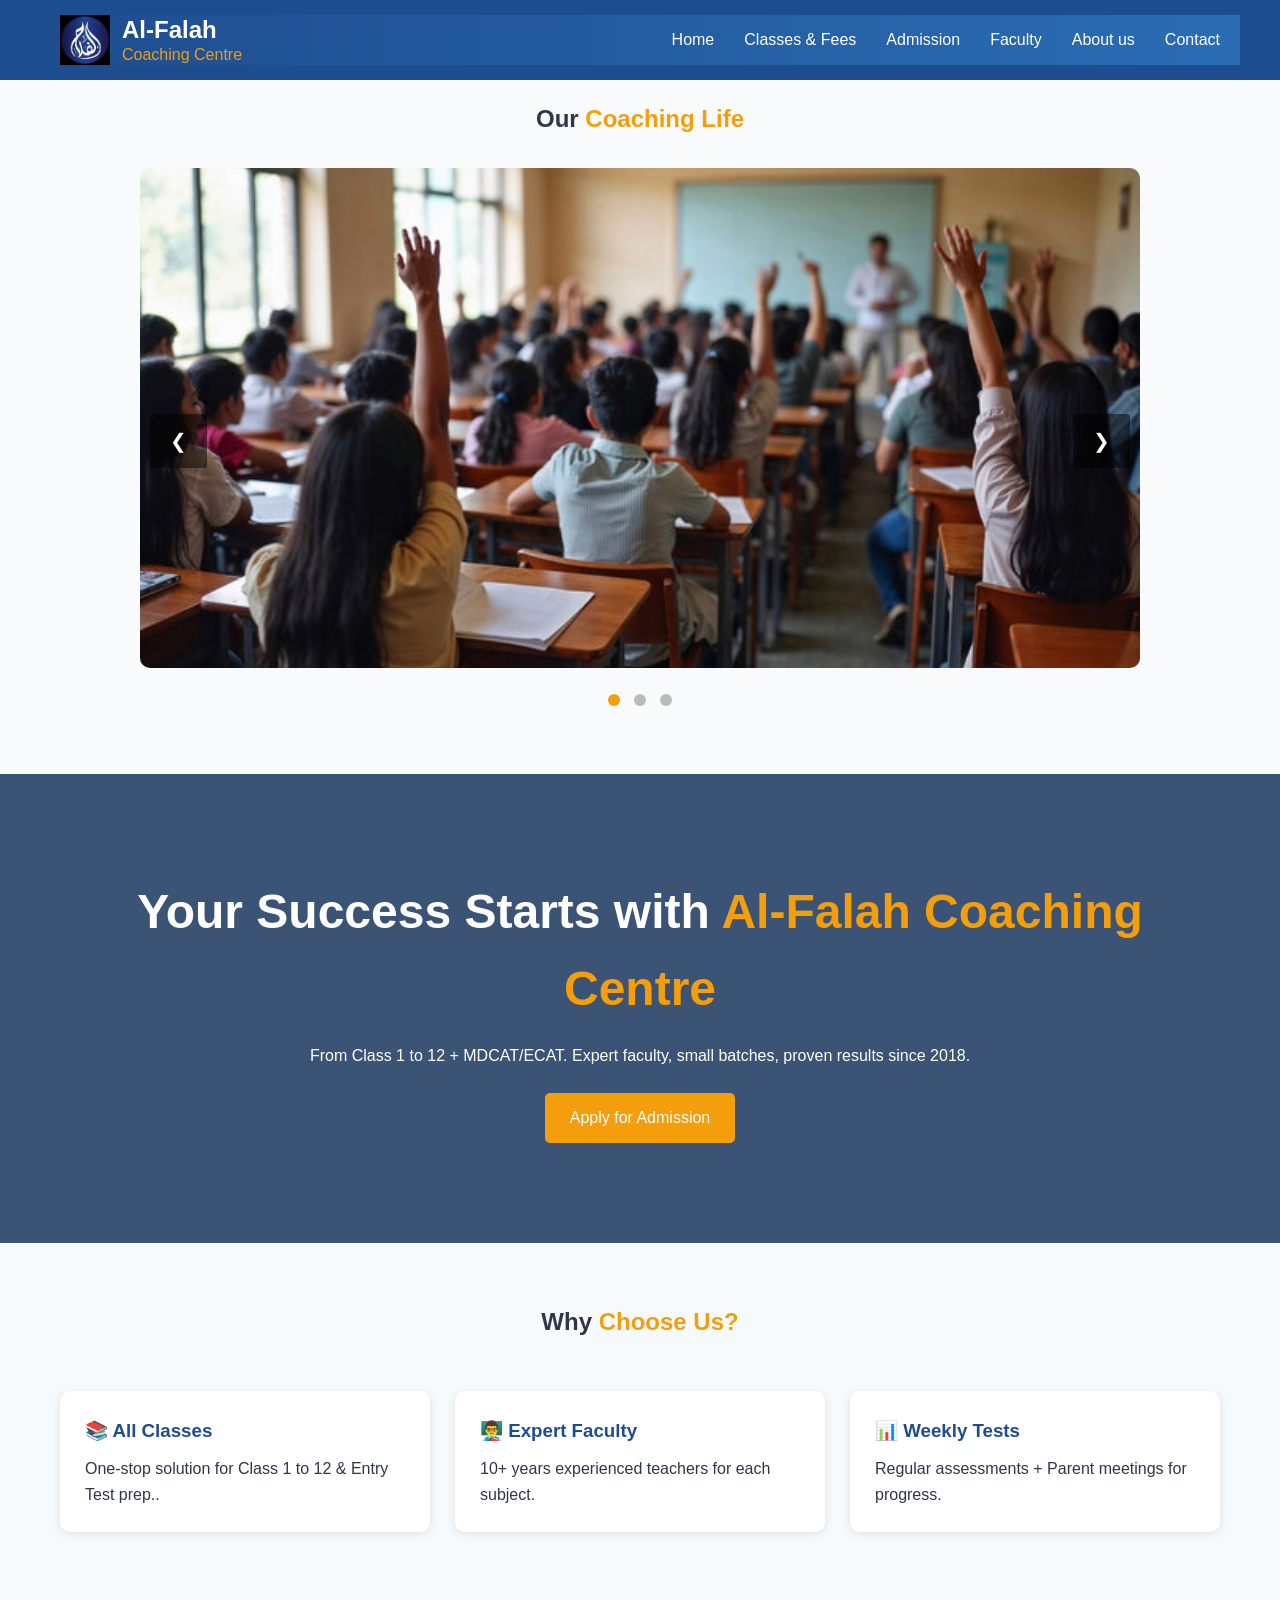
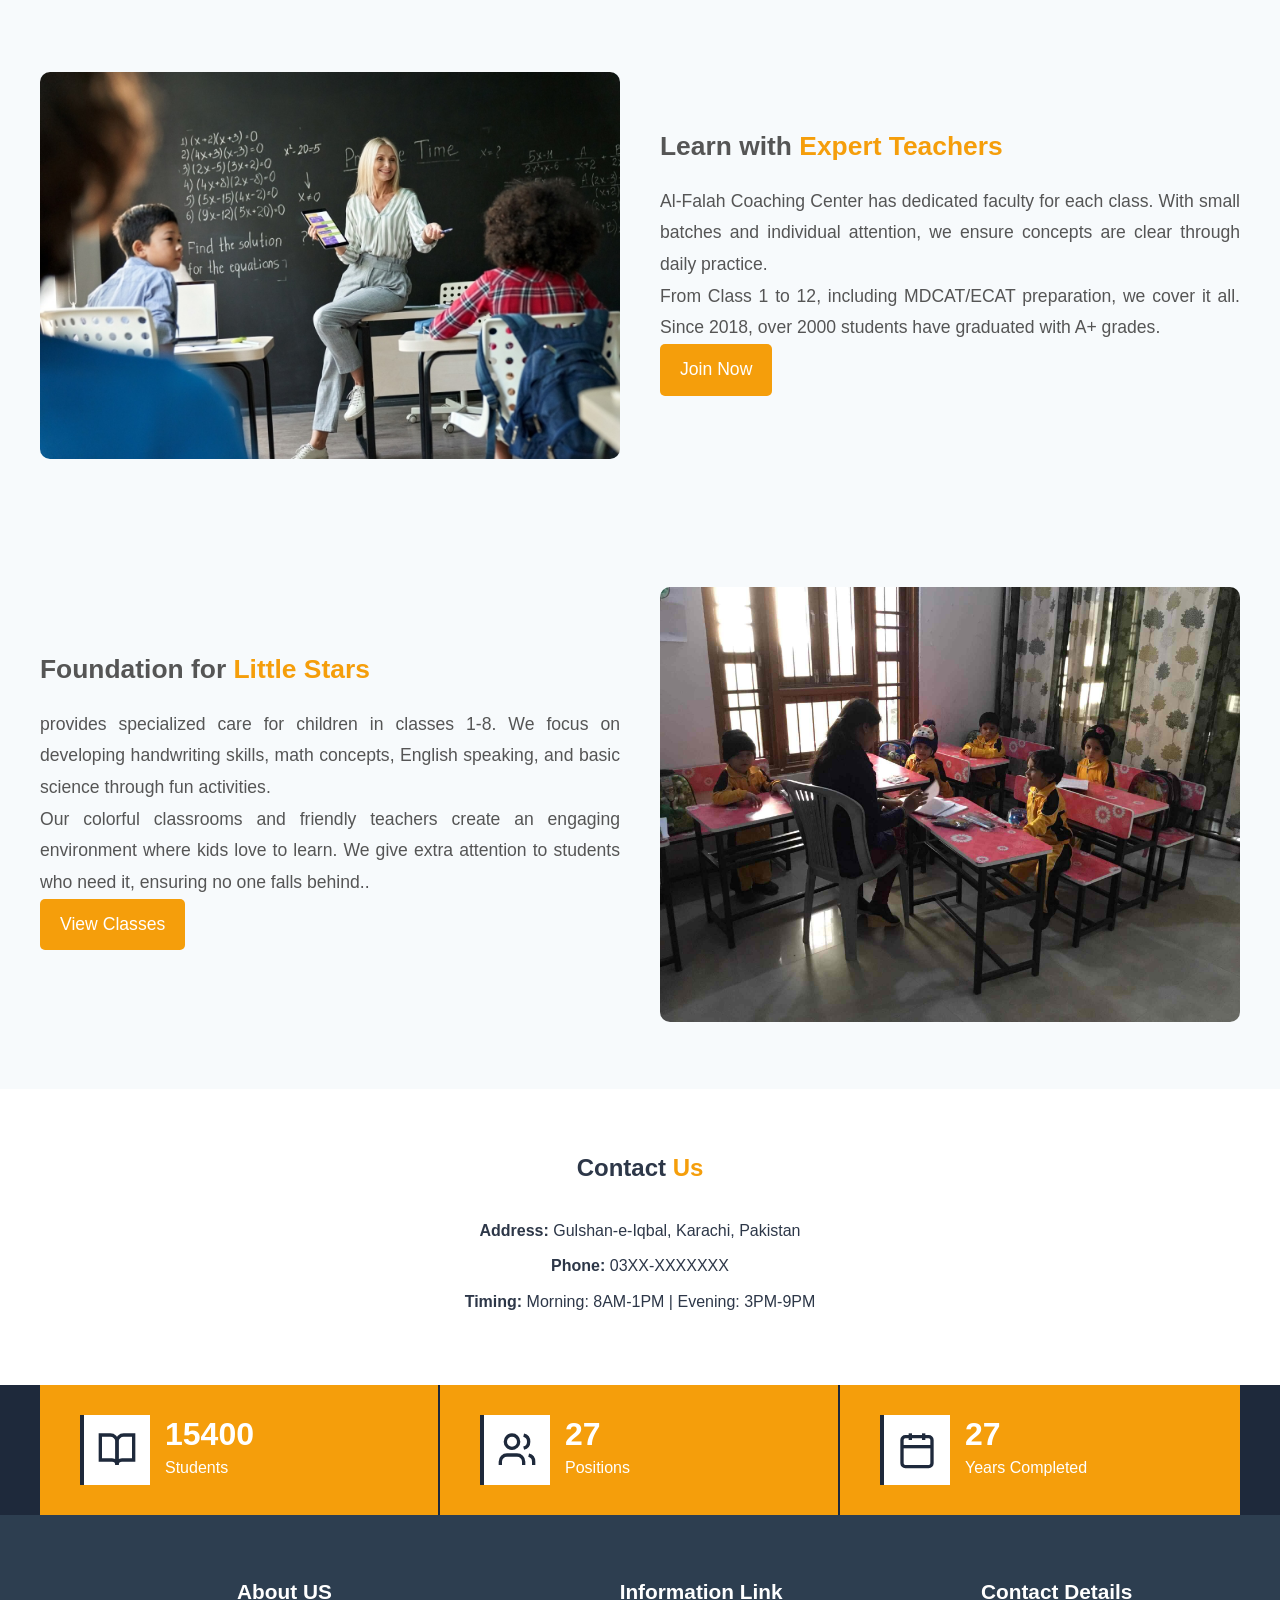
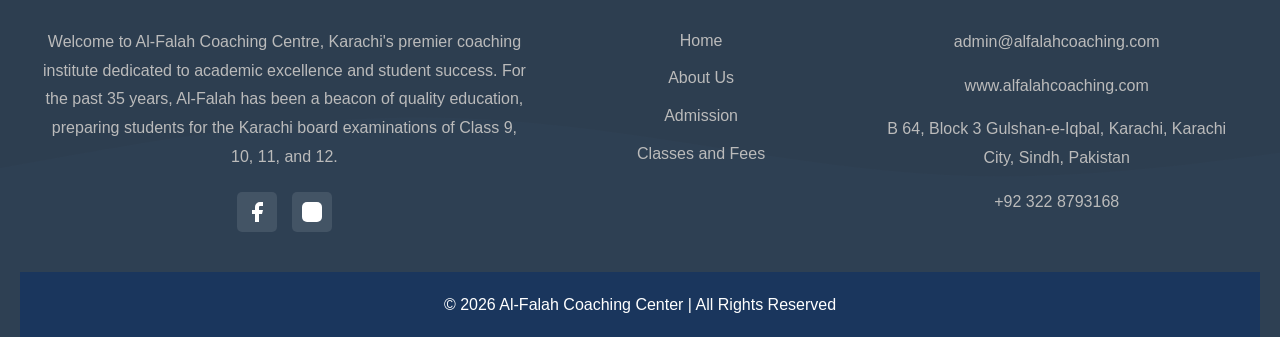
<file: index.html>
<!DOCTYPE html>
<html lang="en">
<head>
<meta charset="UTF-8">
<meta name="viewport" content="width=device-width, initial-scale=1.0">
<title>Al-Falah Coaching Center</title>
<link rel="stylesheet" href="coaching.css">

</head>
<body>

  <header class="site-header">
  <nav class="navbar">
    <div class="logo-container">
      <a href="index.html">
        <img src="logo 2.jfif" alt="Al-Falah Coaching Centre Logo">
        <div class="logo"><b>Al-Falah</b> <span>Coaching Centre</span></div>
      </a>
    </div>
    <div class="menu-btn" onclick="toggleMenu()">☰</div>
    <ul id="menu">
      <li><a href="index.html">Home</a></li>
      <li><a href="courses.html">Classes & Fees</a></li>
      <li><a href="admission.html">Admission</a></li>
      <li><a href="teachers.html">Faculty</a></li>
      <li><a href="about.html">About us</a></li>
      <li><a href="index.html#contact">Contact</a></li>
    </ul>
  </nav>
</header>


<section class="slider-section">
  <h2>Our <span>Coaching Life</span></h2>
  <div class="slider-container">
    <div class="slider">

       <img src="student studying2.jpg" class="slide"  alt="Students Studying">
      <img src="student studying.jpg" class="slide" alt="computer class">
      <img src="exam test.jpg" class="slide" alt="Exam Test">
    </div>
    <button class="prev">&#10094;</button>
    <button class="next">&#10095;</button>
    <div class="dots">
      <span class="dot"></span>
      <span class="dot"></span>
      <span class="dot"></span>
    </div>
  </div>
</section>


<section class="hero" id="home">
  <h1>Your Success Starts with <span>Al-Falah Coaching Centre</span></h1>
  <p>From Class 1 to 12 + MDCAT/ECAT. Expert faculty, small batches, proven results since 2018.</p>
  <a href="admission.html" class="btn">Apply for Admission</a>
</section>

<section>
  <h2>Why <span>Choose Us?</span></h2>
  <div class="courses-grid">
    <div class="card"><h3>📚 All Classes</h3><p>One-stop solution for Class 1 to 12 & Entry Test prep..</p></div>
    <div class="card"><h3>👨‍🏫 Expert Faculty</h3><p>10+ years experienced teachers for each subject.</p></div>
    <div class="card"><h3>📊 Weekly Tests</h3><p>Regular assessments + Parent meetings for progress.</p></div>
  </div>
</section>





<section class="about-coaching">
  <div class="about-grid">
    <div class="about-img">
      <img src="expert teachers.jpg" alt="Al-Falah Coaching Class">
    </div>
    <div class="about-text">
      <h2>Learn with <span>Expert Teachers</span></h2>
      <p>Al-Falah Coaching Center has dedicated faculty for each class. With small batches and individual attention, we ensure concepts are clear through daily practice.</p>
      <p> From Class 1 to 12, including MDCAT/ECAT preparation, we cover it all. Since 2018, over 2000 students have graduated with A+ grades.</p>
      <a href="admission.html" class="btn-small">Join Now</a>
    </div>
  </div>
</section>


<section class="kids-section">
  <div class="about-grid reverse">
    <div class="about-img">
      <img src="little stars foundation.jpg" alt="Kids Learning">
    </div>
    <div class="about-text">
      <h2>Foundation for <span>Little Stars</span></h2>
      <p> provides specialized care for children in classes 1-8. We focus on developing handwriting skills, math concepts, English speaking, and basic science through fun activities. </p>
      <p>Our colorful classrooms and friendly teachers create an engaging environment where kids love to learn. We give extra attention to students who need it, ensuring no one falls behind..</p>
      <a href="courses.html" class="btn-small">View Classes</a>
    </div>
  </div>
</section>

<section id="contact">
  <h2>Contact <span>Us</span></h2>
  <div class="contact-info">
    <p><b>Address:</b> Gulshan-e-Iqbal, Karachi, Pakistan</p>
    <p><b>Phone:</b> 03XX-XXXXXXX</p>
    <p><b>Timing:</b> Morning: 8AM-1PM | Evening: 3PM-9PM</p>
  </div>
</section>


<section class="stats-section">
  <div class="stats-container">
    <div class="stat-box">
      <div class="stat-icon">
        <svg xmlns="http://www.w3.org/2000/svg" width="40" height="40" viewBox="0 0 24 24" fill="none" stroke="currentColor" stroke-width="2"><path d="M2 3h6a4 4 0 0 1 4 4v14a3 3 0 0 0-3-3H2z"></path><path d="M22 3h-6a4 4 0 0 0-4 4v14a3 3 0 0 1 3-3h7z"></path></svg>
      </div>
      <div class="stat-content">
        <h3 class="counter" data-target="82365">0</h3>
        <p>Students</p>
      </div>
    </div>
    
    <div class="stat-box">
      <div class="stat-icon">
        <svg xmlns="http://www.w3.org/2000/svg" width="40" height="40" viewBox="0 0 24 24" fill="none" stroke="currentColor" stroke-width="2"><path d="M16 21v-2a4 4 0 0 0-4-4H6a4 4 0 0 0-4 4v2"></path><circle cx="9" cy="7" r="4"></circle><path d="M22 21v-2a4 4 0 0 0-3-3.87"></path><path d="M16 3.13a4 4 0 0 1 0 7.75"></path></svg>
      </div>
      <div class="stat-content">
        <h3 class="counter" data-target="40">0</h3>
        <p>Positions</p>
      </div>
    </div>
    
    <div class="stat-box">
      <div class="stat-icon">
        <svg xmlns="http://www.w3.org/2000/svg" width="40" height="40" viewBox="0 0 24 24" fill="none" stroke="currentColor" stroke-width="2"><rect x="3" y="4" width="18" height="18" rx="2" ry="2"></rect><line x1="16" y1="2" x2="16" y2="6"></line><line x1="8" y1="2" x2="8" y2="6"></line><line x1="3" y1="10" x2="21" y2="10"></line></svg>
      </div>
      <div class="stat-content">
        <h3 class="counter" data-target="35">0</h3>
        <p>Years Completed</p>
      </div>
    </div>
  </div>
</section>


<!-- Footer Start -->
<footer class="main-footer">
  <div class="footer-container">
    <div class="footer-col">
      <h4>About US</h4>
      <p>Welcome to Al-Falah Coaching Centre, Karachi's premier coaching institute dedicated to academic excellence and student success. For the past 35 years, Al-Falah has been a beacon of quality education, preparing students for the Karachi board examinations of Class 9, 10, 11, and 12.</p>
      <div class="social-icons">
        <a href="#"><svg width="24" height="24" fill="white" viewBox="0 0 24 24"><path d="M18 2h-3a5 5 0 0 0-5 5v3H7v4h3v8h4v-8h3l1-4h-4V7a1 1 0 0 1 1-1h3z"></path></svg></a>
        <a href="#"><svg width="24" height="24" fill="white" viewBox="0 0 24 24"><rect x="2" y="2" width="20" height="20" rx="5" ry="5"></rect><path d="M16 11.37A4 4 0 1 1 12.63 8 4 4 0 0 1 16 11.37z"></path><line x1="17.5" y1="6.5" x2="17.51" y2="6.5"></line></svg></a>
      </div>
    </div>
    
    <div class="footer-col">
      <h4>Information Link</h4>
      <ul>
        <li><a href="index.html">Home</a></li>
        <li><a href="about.html">About Us</a></li>
        <li><a href="admission.html">Admission</a></li>
        <li><a href="courses.html">Classes and Fees</a></li>
      </ul>
    </div>
    
    <div class="footer-col">
      <h4>Contact Details</h4>
      <p>admin@alfalahcoaching.com</p>
      <p>www.alfalahcoaching.com</p>
      <p>B 64, Block 3 Gulshan-e-Iqbal, Karachi, Karachi City, Sindh, Pakistan</p>
      <p>+92 322 8793168</p>
    </div>
  </div>
  <footer>
  <p>© 2026 Al-Falah Coaching Center | All Rights Reserved</p>
</footer>

<script src="coaching.js"></script>
</body>
</html>
</file>
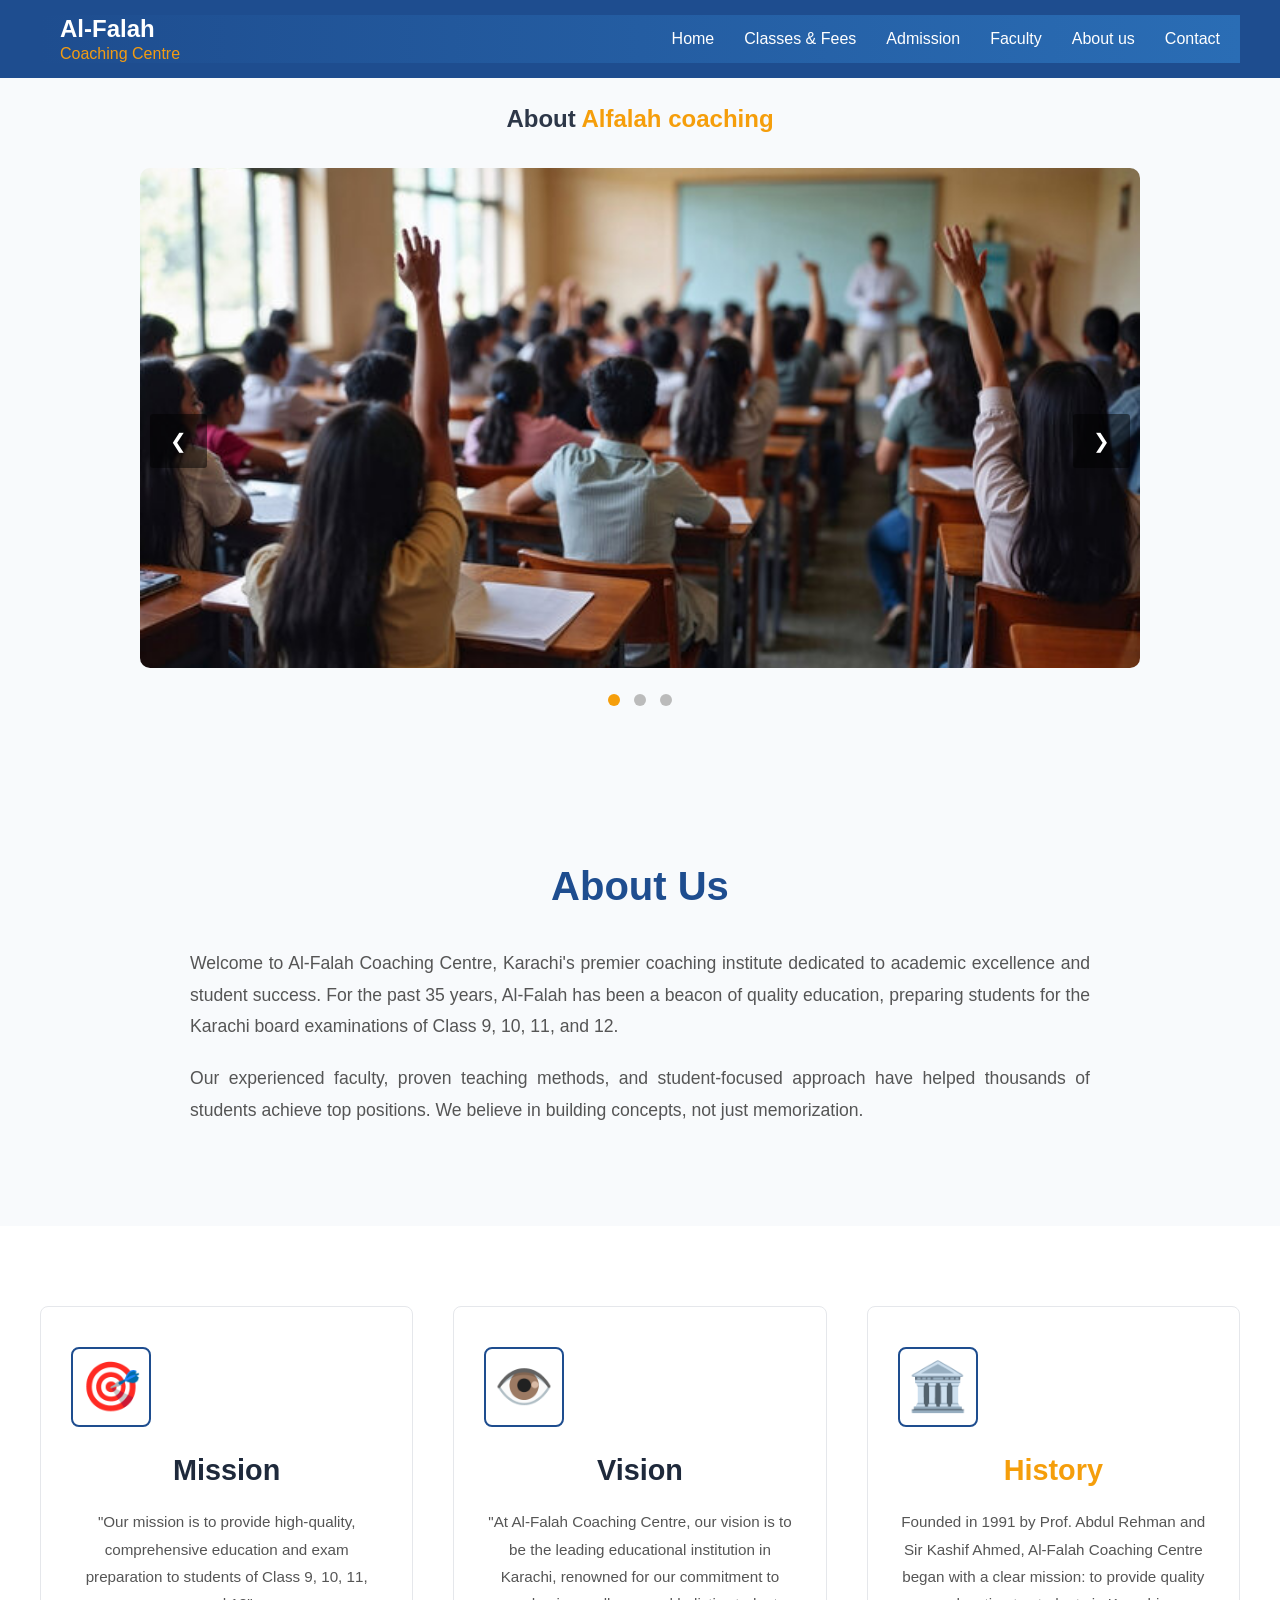
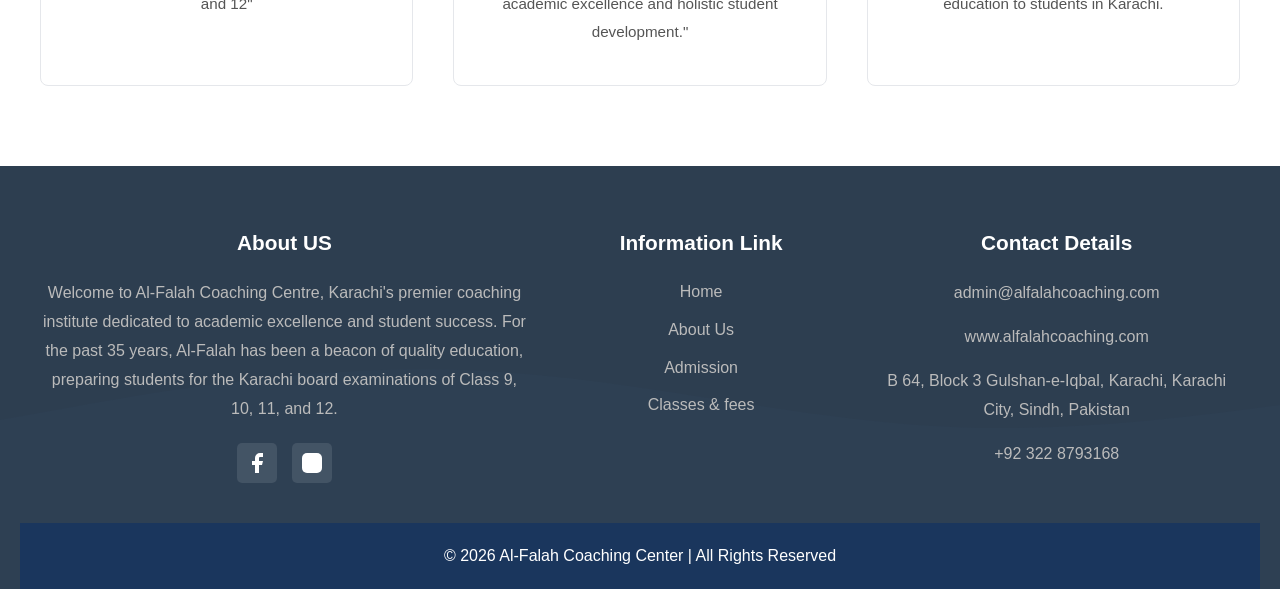
<file: about.html>
<!DOCTYPE html>
<html lang="en">
<head>
  <meta charset="UTF-8">
  <meta name="viewport" content="width=device-width, initial-scale=1.0">
  <title>About Us - Al-Falah Coaching Center</title>
  <link rel="stylesheet" href="coaching.css">
</head>
<body>
<header class="site-header">
  <nav class="navbar">
    <div class="logo-container">
      <a href="index.html" style="display:flex; align-items:center; text-decoration:none;">
        <div class="logo"><b>Al-Falah</b> <span>Coaching Centre</span></div>
      </a>
    </div>
    <div class="menu-btn" onclick="toggleMenu()">☰</div>
    <ul id="menu">
      <li><a href="index.html">Home</a></li>
      
      <li><a href="courses.html">Classes & Fees</a></li>
      <li><a href="admission.html">Admission</a></li>
      <li><a href="teachers.html">Faculty</a></li>
      <li><a href="about.html">About us</a></li>
      <li><a href="index.html#contact">Contact</a></li>
    </ul>
  </nav>
</header>
  </header>
  </header>




<section class="slider-section">
  <h2>About <span>Alfalah coaching</span></h2>
  <div class="slider-container">
    <div class="slider">

      <img src="student studying2.jpg" class="slide"  alt="Students Studying">
      <img src="student studying.jpg" class="slide" alt="computer class">
      <img src="exam test.jpg" class="slide" alt="Exam Test">
    </div>
    <button class="prev">&#10094;</button>
    <button class="next">&#10095;</button>
    <div class="dots">
      <span class="dot"></span>
      <span class="dot"></span>
      <span class="dot"></span>
    </div>
  </div>
</section>

  <section class="about-section">
    <div class="about-container">
      <h2>About Us</h2>
      <p class="about-text">
        Welcome to Al-Falah Coaching Centre, Karachi's premier coaching institute dedicated to academic excellence and student success. For the past 35 years, Al-Falah has been a beacon of quality education, preparing students for the Karachi board examinations of Class 9, 10, 11, and 12.
      </p>
      <p class="about-text">
        Our experienced faculty, proven teaching methods, and student-focused approach have helped thousands of students achieve top positions. We believe in building concepts, not just memorization.
      </p>
    </div>
  </section>

  <section class="mvh-section">
    <div class="mvh-container">
      <div class="mvh-box">
        <div class="mvh-icon">🎯</div>
        <h3>Mission</h3>
        <p>"Our mission is to provide high-quality, comprehensive education and exam preparation to students of Class 9, 10, 11, and 12"</p>
      </div>

      <div class="mvh-box">
        <div class="mvh-icon">👁️</div>
        <h3>Vision</h3>
        <p>"At Al-Falah Coaching Centre, our vision is to be the leading educational institution in Karachi, renowned for our commitment to academic excellence and holistic student development."</p>
      </div>

      <div class="mvh-box">
        <div class="mvh-icon">🏛️</div>
        <h3>History</h3>
        <p>Founded in 1991 by Prof. Abdul Rehman and Sir Kashif Ahmed, Al-Falah Coaching Centre began with a clear mission: to provide quality education to students in Karachi.</p>
      </div>
    </div>
  </section>
<footer class="main-footer">
  <div class="footer-container">
    <div class="footer-col">
      <h4>About US</h4>
      <p>Welcome to Al-Falah Coaching Centre, Karachi's premier coaching institute dedicated to academic excellence and student success. For the past 35 years, Al-Falah has been a beacon of quality education, preparing students for the Karachi board examinations of Class 9, 10, 11, and 12.</p>
      <div class="social-icons">
        <a href="#"><svg width="24" height="24" fill="white" viewBox="0 0 24 24"><path d="M18 2h-3a5 5 0 0 0-5 5v3H7v4h3v8h4v-8h3l1-4h-4V7a1 1 0 0 1 1-1h3z"></path></svg></a>
        <a href="#"><svg width="24" height="24" fill="white" viewBox="0 0 24 24"><rect x="2" y="2" width="20" height="20" rx="5" ry="5"></rect><path d="M16 11.37A4 4 0 1 1 12.63 8 4 4 0 0 1 16 11.37z"></path><line x1="17.5" y1="6.5" x2="17.51" y2="6.5"></line></svg></a>
      </div>
    </div>
    
    <div class="footer-col">
      <h4>Information Link</h4>
      <ul>
        <li><a href="index.html">Home</a></li>
        <li><a href="about.html">About Us</a></li>
        <li><a href="admission.html">Admission</a></li>
        <li><a href="courses.html">Classes & fees</a></li>
      </ul>
    </div>
    
    <div class="footer-col">
      <h4>Contact Details</h4>
      <p>admin@alfalahcoaching.com</p>
      <p>www.alfalahcoaching.com</p>
      <p>B 64, Block 3 Gulshan-e-Iqbal, Karachi, Karachi City, Sindh, Pakistan</p>
      <p>+92 322 8793168</p>
    </div>
  </div>
  
   <footer>
  <p>© 2026 Al-Falah Coaching Center | All Rights Reserved</p>
</footer>

  <script src="coaching.js"></script>
</body>
</html>
</file>
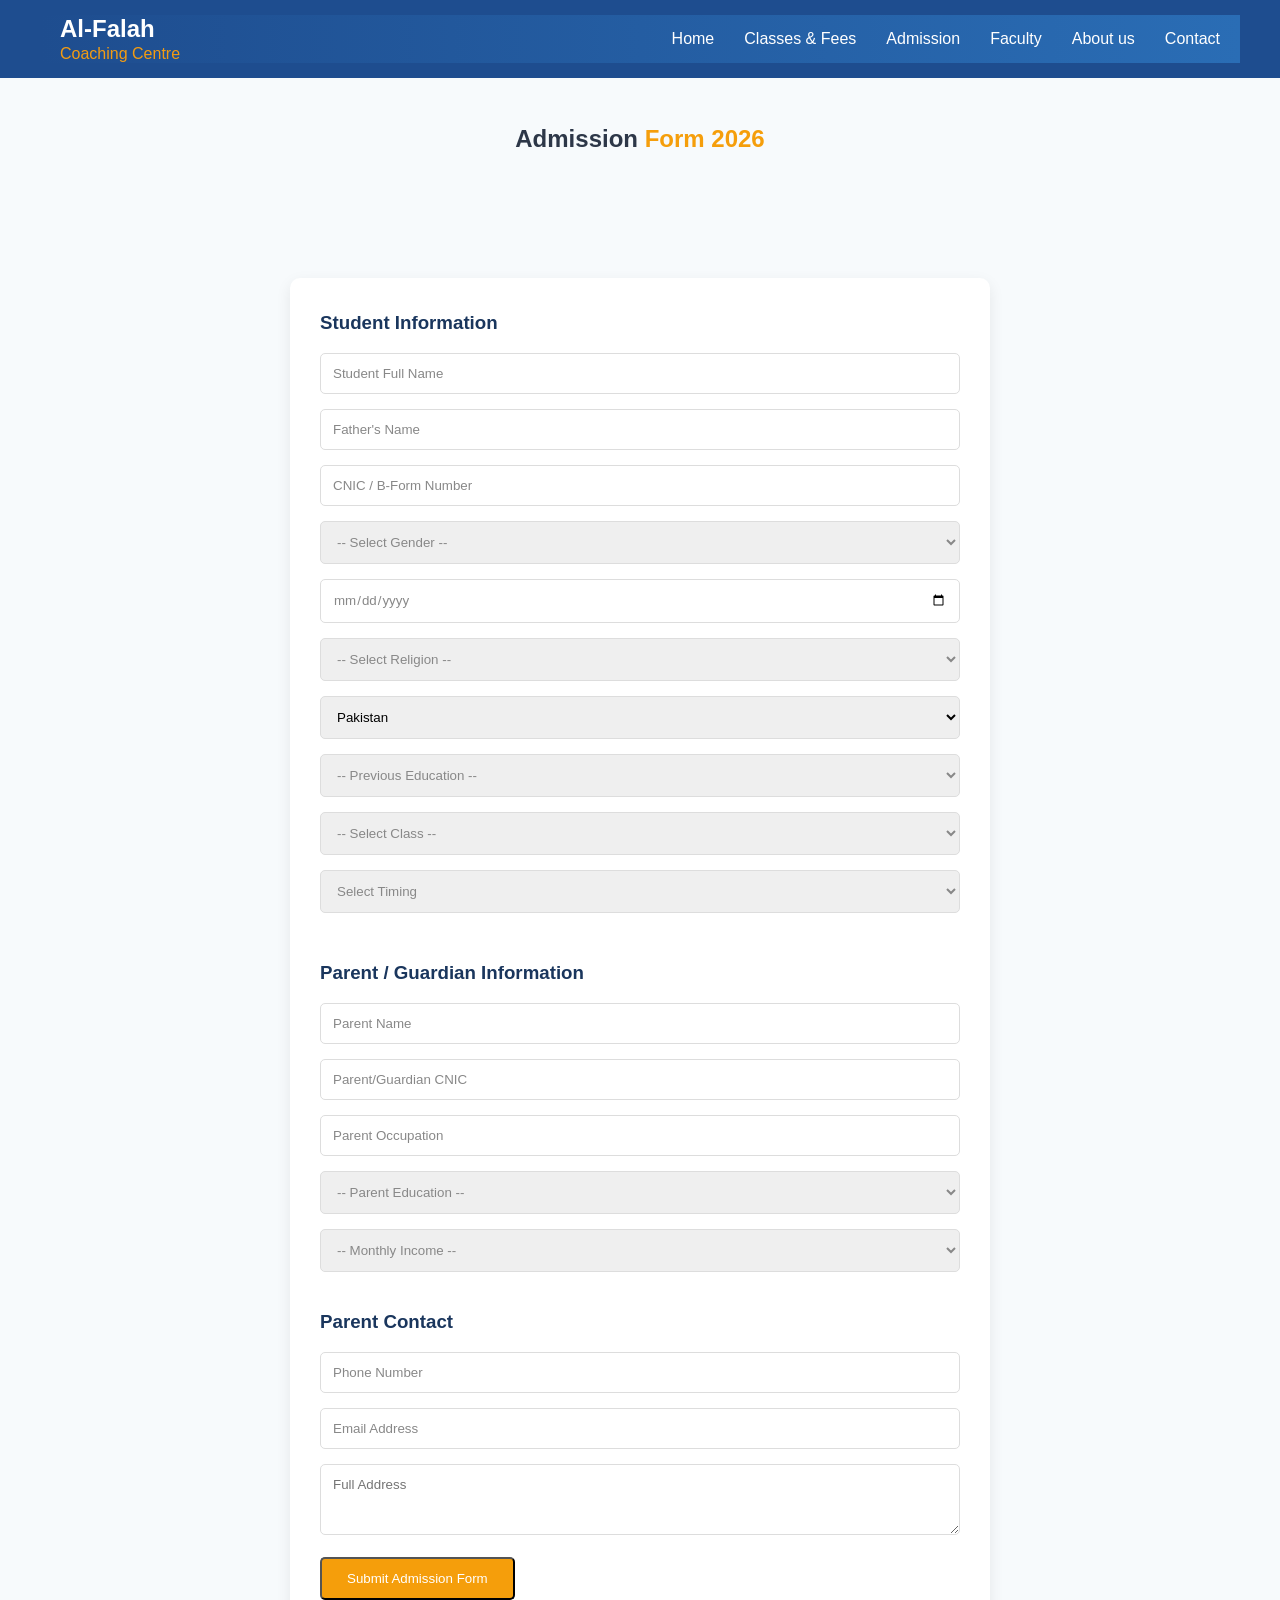
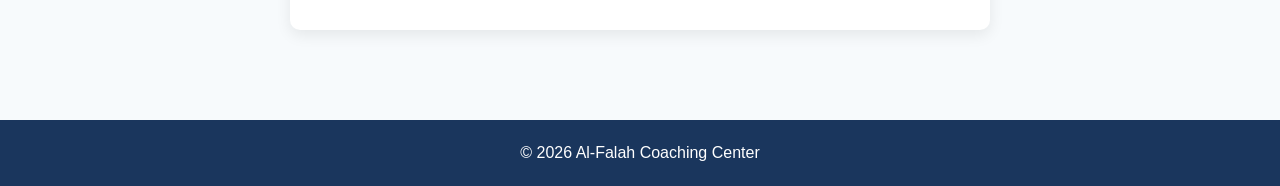
<file: admission.html>
<!DOCTYPE html>
<html lang="en">
<head>
<meta charset="UTF-8">
<meta name="viewport" content="width=device-width, initial-scale=1.0">
<title>Admission Form - Al-Falah Coaching</title>
<link rel="stylesheet" href="coaching.css">
</head>
<body>

<header class="site-header">
  <nav class="navbar">
    <div class="logo-container">
      <a href="index.html" style="display:flex; align-items:center; text-decoration:none;">
        <div class="logo"><b>Al-Falah </b><span>Coaching Centre</span></div>
      </a>
    </div>
    <div class="menu-btn" onclick="toggleMenu()">☰</div>
    <ul id="menu">
      <li><a href="index.html">Home</a></li>
    
      <li><a href="courses.html">Classes & Fees</a></li>
      <li><a href="admission.html">Admission</a></li>
      <li><a href="teachers.html">Faculty</a></li>
      <li><a href="about.html">About us</a></li>

        
      <li><a href="index.html#contact">Contact</a></li>
    </ul>
  </nav>
</header>
  </header>


<section>
  <section class="admission">
<h2>Admission <span>Form 2026</span></h2>
  </section>
  
  <form class="contact-form" onsubmit="submitAdmission(event)">
    <h3 style="color:var(--navy); margin-bottom:15px;">Student Information</h3>
    <input type="text" id="sname" placeholder="Student Full Name" required>
    <input type="text" id="fname" placeholder="Father's Name" required>
    
    <input type="text" id="cnic" placeholder="CNIC / B-Form Number" pattern="[0-9]{5}-[0-9]{7}-[0-9]{1}" title="Format: 12345-1234567-1" required>

<select id="gender" required>
  <option value="">-- Select Gender --</option>
  <option value="Male">Male</option>
  <option value="Female">Female</option>
  <option value="Other">Other</option>
</select>

<input type="date" id="dob" placeholder="Date of Birth" required>

<select id="religion" required>
  <option value="">-- Select Religion --</option>
  <option value="Islam">Islam</option>
  <option value="Christianity">Christianity</option>
  <option value="Hinduism">Hinduism</option>
  <option value="Sikhism">Sikhism</option>
  <option value="Other">Other</option>
</select>

<select id="country" required>
  <option value="">-- Select Country --</option>
  <option value="Pakistan" selected>Pakistan</option>
  <option value="India">India</option>
  <option value="Bangladesh">Bangladesh</option>
  <option value="Afghanistan">Afghanistan</option>
  <option value="UAE">UAE</option>
  <option value="Saudi Arabia">Saudi Arabia</option>
  <option value="USA">USA</option>
  <option value="UK">UK</option>
  <option value="Canada">Canada</option>
  <option value="Other">Other</option>
</select>

<select id="education" required>
  <option value="">-- Previous Education --</option>
  <option value="Primary">Primary School</option>
  <option value="Middle">Middle School</option>
  <option value="Matric">Matric / O-Level</option>
  <option value="Intermediate">Intermediate / A-Level</option>
  <option value="Bachelor">Bachelor</option>
  <option value="Other">Other</option>
</select>



    <div class="form-group">
  <!-- <label for="class">1. Select Class *</label> -->
  <select id="class" name="class" required onchange="loadFaculty()">
    <option value="">-- Select Class --</option>
    <option value="9-10">Class 9-10 Matric</option>
    <option value="11">Class 11 Intermediate</option>
    <option value="12">Class 12 Intermediate</option>
  </select>
</div>

<div class="form-group" id="faculty-div" style="display:none;">
  <label for="faculty">2. Select Faculty/Group *</label>
  <select id="faculty" name="faculty" required>
    <option value="">-- Pehle Class Select Karo --</option>
  </select>
</div>
    
    <select id="timing" required>
      <option value="">Select Timing</option>
      <option>Morning 8AM-1PM</option>
      <option>Evening 3PM-6PM</option>
      <option>Evening 6PM-9PM</option>
    </select>

    <h3 style="color:var(--navy); margin-bottom:15px; margin-top:30px;">Parent / Guardian Information</h3>
 <input type="text" id="pname" placeholder="Parent Name" required>
<input type="text" id="parent-cnic" placeholder="Parent/Guardian CNIC" pattern="[0-9]{5}-[0-9]{7}-[0-9]{1}" title="Format: 12345-1234567-1" required>

<input type="text" id="occupation" placeholder="Parent Occupation" required>

<select id="parent-education" required>
  <option value="">-- Parent Education --</option>
  <option value="Uneducated">Uneducated</option>
  <option value="Primary">Primary</option>
  <option value="Middle">Middle</option>
  <option value="Matric">Matric / O-Level</option>
  <option value="Intermediate">Intermediate / A-Level</option>
  <option value="Bachelor">Bachelor</option>
  <option value="Master">Master or Higher</option>
</select>

<select id="income" required>
  <option value="">-- Monthly Income --</option>
  <option value="Below 25000">Below 25,000</option>
  <option value="25000-50000">25,000 - 50,000</option>
  <option value="50000-100000">50,000 - 100,000</option>
  <option value="100000-200000">100,000 - 200,000</option>
  <option value="Above 200000">Above 200,000</option>
</select>
    
    <h3 style="color:var(--navy); margin:20px 0 15px 0;">Parent Contact</h3>
   
    <input type="tel" id="phone" placeholder="Phone Number" required>
    <input type="email" id="email" placeholder="Email Address" required>
    <textarea id="address" rows="3" placeholder="Full Address" required></textarea>
    
    <button type="submit" class="btn">Submit Admission Form</button>
  </form>


  


<div id="thank-you-box" style="display:none; max-width:700px; margin:30px auto; background:white; padding:40px; border-radius:10px; box-shadow:0 5px 15px rgba(0,0,0,.08); text-align:center;">
  <div style="font-size:50px; color:#28a745; margin-bottom:15px;">✓</div>
  <h2 style="color:#1a365d; margin-bottom:10px;">Thank You!</h2>
  <p style="color:#555; font-size:18px; margin-bottom:25px;">Your admission form has been submitted successfully. We will contact you soon.</p>
  <a href="index.html" class="btn">Back to Home</a>
</div>
</section>

<footer>
  <p>© 2026 Al-Falah Coaching Center</p>
</footer>

<script src="coaching.js"></script>
</body>
</html>
</file>
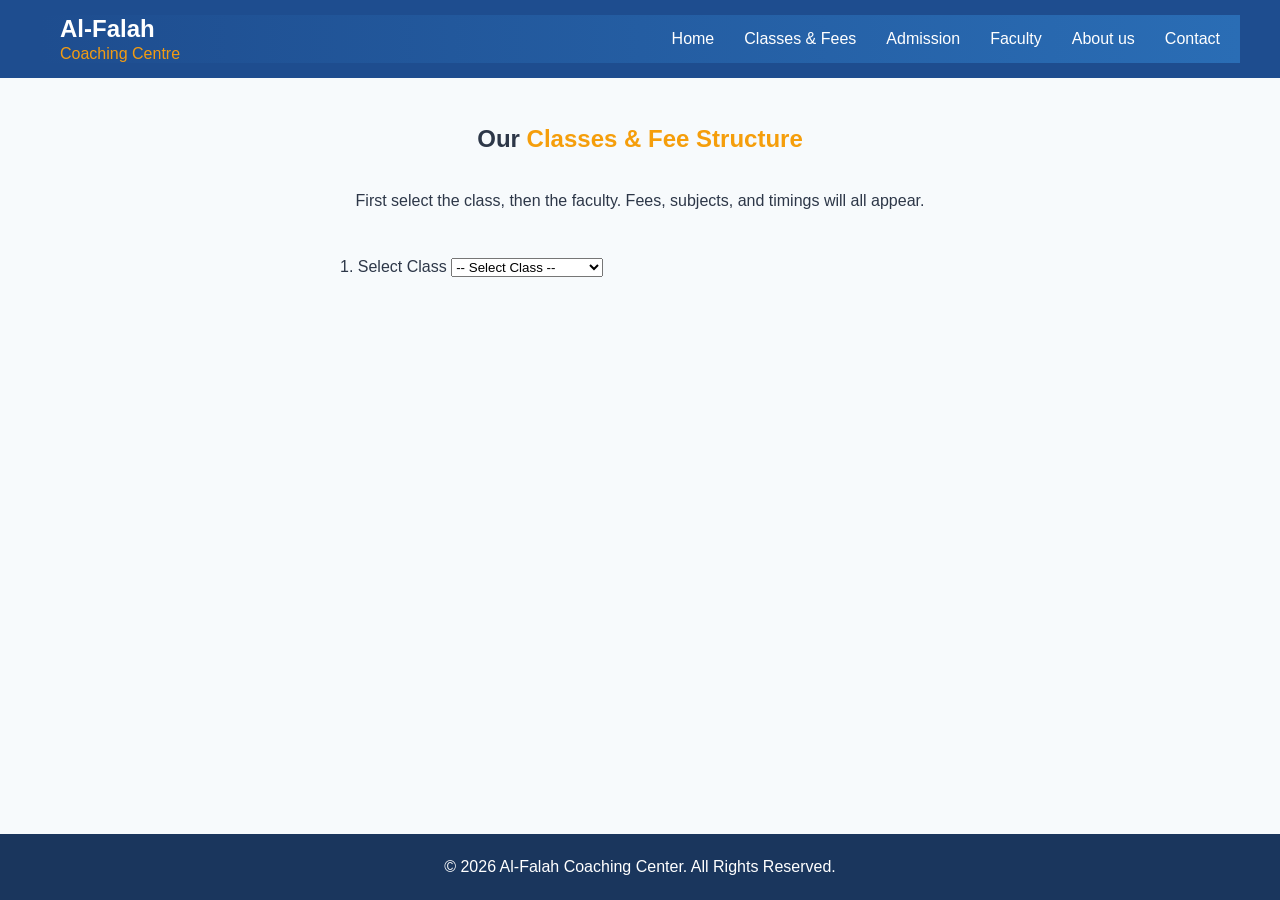
<file: courses.html>
<!DOCTYPE html>
<html lang="en">
<head>
  <meta charset="UTF-8">
  <meta name="viewport" content="width=device-width, initial-scale=1.0">
  <title>Classes & Fees - Al-Falah Coaching Center</title>
  <link rel="stylesheet" href="coaching.css">
</head>
<body>

<main>

  <header class="site-header">
  <nav class="navbar">
    <div class="logo-container">
      <a href="index.html" style="display:flex; align-items:center; text-decoration:none;">
        <div class="logo"><b>Al-Falah</b> <span>Coaching Centre</span></div>
      </a>
    </div>
    <div class="menu-btn" onclick="toggleMenu()">☰</div>
    <ul id="menu">
      <li><a href="index.html">Home</a></li>
      
      <li><a href="courses.html">Classes & Fees</a></li>
      <li><a href="admission.html">Admission</a></li>
      <li><a href="teachers.html">Faculty</a></li>
      <li><a href="about.html">About us</a></li>
      <li><a href="index.html#contact">Contact</a></li>
    </ul>
  </nav>
</header>
  </header>


  <section style="padding-top:120px;">
    <h2>Our <span>Classes & Fee Structure</span></h2>
    <p style="text-align:center; max-width:700px; margin:0 auto 40px;">First select the class, then the faculty. Fees, subjects, and timings will all appear.</p>
    
    
    <div style="max-width:600px; margin:0 auto 30px; display:grid; grid-template-columns:1fr 1fr; gap:20px;">
      <div class="form-group">
        <label for="class">1. Select Class</label>
        <select id="class" onchange="loadFaculty()">
          <option value="">-- Select Class --</option>
          <option value="9-10">Class 9-10 Matric</option>
          <option value="11">Class 11 Intermediate</option>
          <option value="12">Class 12 Intermediate</option>
          <option value="test">Entry Test Prep</option>
        </select>
      </div>
      <div class="form-group" id="faculty-div" style="display:none;">
        <label for="faculty">2. Select Faculty/Group</label>
        <select id="faculty" onchange="showFeeDetails()">
          <option value=""></option>
        </select>
      </div>
    </div>

  
    <div id="fee-details"></div>
  </section>
</main>

  <footer>
    <p>© 2026 Al-Falah Coaching Center. All Rights Reserved.</p>
  </footer>

  <script src="coaching.js"></script>
</body>
</html>
</file>
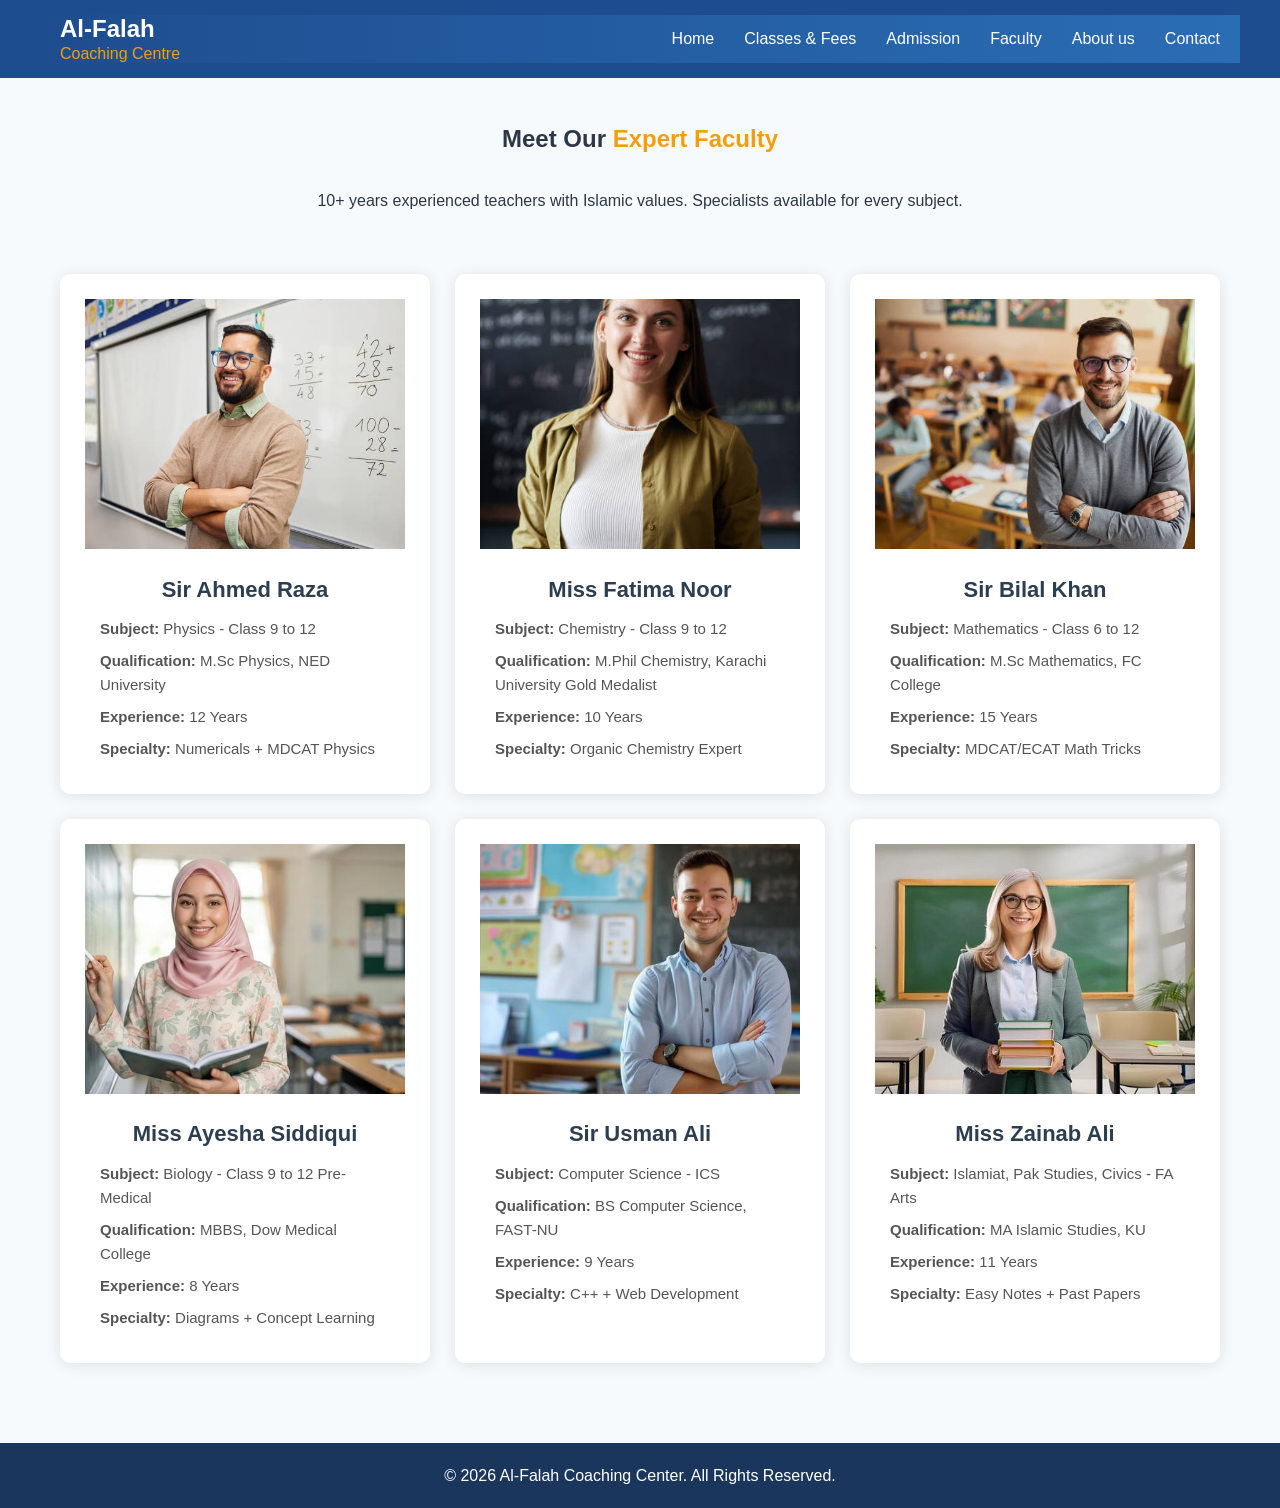
<file: teachers.html>
<!DOCTYPE html>
<html lang="en">
<head>
<meta charset="UTF-8">
<meta name="viewport" content="width=device-width, initial-scale=1.0">
<title>Our Faculty - Al-Falah Coaching Center</title>
<link rel="stylesheet" href="coaching.css">

</head>
<body>

<header class="site-header">
  <nav class="navbar">
    <div class="logo-container">
      <a href="index.html" style="display:flex; align-items:center; text-decoration:none;">
        <div class="logo"><b>Al-Falah</b> <span>Coaching Centre</span></div>
      </a>
    </div>
    <div class="menu-btn" onclick="toggleMenu()">☰</div>
    <ul id="menu">
      <li><a href="index.html">Home</a></li>
    <li><a href="courses.html">Classes & Fees</a></li>
      <li><a href="admission.html">Admission</a></li>
      <li><a href="teachers.html">Faculty</a></li>
      <li><a href="about.html">About us</a></li>
      <li><a href="index.html#contact">Contact</a></li>
    </ul>
  </nav>
</header>
  </header>

<section style="padding-top:120px;">
  <h2>Meet Our <span>Expert Faculty</span></h2>
  <p style="text-align:center; max-width:700px; margin:0 auto 40px;">10+ years experienced teachers with Islamic values. Specialists available for every subject.</p>

  <div class="courses-grid">
    
    <div class="card teacher-card">
      <img src="sir AHMED.jpg" alt="Physics Teacher">
      <h3>Sir Ahmed Raza</h3>
      <p><b>Subject:</b> Physics - Class 9 to 12</p>
      <p><b>Qualification:</b> M.Sc Physics, NED University</p>
      <p><b>Experience:</b> 12 Years</p>
      <p><b>Specialty:</b> Numericals + MDCAT Physics</p>
    </div>

    <div class="card teacher-card">
      <img src="miss fatima.jpg" alt="Chemistry Teacher">
      <h3>Miss Fatima Noor</h3>
      <p><b>Subject:</b> Chemistry - Class 9 to 12</p>
      <p><b>Qualification:</b> M.Phil Chemistry, Karachi University Gold Medalist</p>
      <p><b>Experience:</b> 10 Years</p>
      <p><b>Specialty:</b> Organic Chemistry Expert</p>
    </div>

    <div class="card teacher-card">
      <img src="sir bilal.jpg" alt="Math Teacher">
      <h3>Sir Bilal Khan</h3>
      <p><b>Subject:</b> Mathematics - Class 6 to 12</p>
      <p><b>Qualification:</b> M.Sc Mathematics, FC College</p>
      <p><b>Experience:</b> 15 Years</p>
      <p><b>Specialty:</b> MDCAT/ECAT Math Tricks</p>
    </div>

    <div class="card teacher-card">
      <img src="miss ayesha.jpeg" alt="Biology Teacher">
      <h3>Miss Ayesha Siddiqui</h3>
      <p><b>Subject:</b> Biology - Class 9 to 12 Pre-Medical</p>
      <p><b>Qualification:</b> MBBS, Dow Medical College</p>
      <p><b>Experience:</b> 8 Years</p>
      <p><b>Specialty:</b> Diagrams + Concept Learning</p>
    </div>

    <div class="card teacher-card">
      <img src="sir usman.jpg" alt="Computer Teacher">
      <h3>Sir Usman Ali</h3>
      <p><b>Subject:</b> Computer Science - ICS</p>
      <p><b>Qualification:</b> BS Computer Science, FAST-NU</p>
      <p><b>Experience:</b> 9 Years</p>
      <p><b>Specialty:</b> C++ + Web Development</p>
    </div>

    <div class="card teacher-card">
      <img src="miss zainab.jpg" alt="Arts Teacher">
      <h3>Miss Zainab Ali</h3>
      <p><b>Subject:</b> Islamiat, Pak Studies, Civics - FA Arts</p>
      <p><b>Qualification:</b> MA Islamic Studies, KU</p>
      <p><b>Experience:</b> 11 Years</p>
      <p><b>Specialty:</b> Easy Notes + Past Papers</p>
    </div>

  </div>
</section>

<footer>
  <p>© 2026 Al-Falah Coaching Center. All Rights Reserved.</p>
</footer>

<script src="coaching.js"></script>
</body>
</html>
</file>
<file: coaching.css>
html, body {
  height: 100%;
  margin: 0;
}
body {
  display: flex;
  flex-direction: column;
  min-height: 100vh;
}
main {
  flex: 1;
}
:root {
--navy: #1a365d;
--gold: #d69e2e;
--light: #f7fafc;
--dark: #2d3748;
}
* {
  margin: 0;
  padding: 0;
  box-sizing: border-box;
  font-family: "Segoe UI", sans-serif;
  scroll-behavior: smooth;
  }
body {
background: var(--light);
color: var(--dark);
line-height: 1.6;
}
nav {
background: linear-gradient(90deg, #1e4d8f, #2a6db5);
padding: 15px 5%;
display: flex;
justify-content: space-between;
align-items: center;
}
.logo {
color: white;
font-size: 24px;
font-weight: bold;
}
.logo span {
color: var(--gold);
}
nav ul {
list-style: none;
display: flex;
gap: 25px;
}
nav ul li a {
text-decoration: none;
color: white;
font-weight: 500;
transition: 0.3s;
}
nav ul li a:hover {
color: var(--gold);
}
.menu-btn {
display: none;
font-size: 28px;
color: white;
cursor: pointer;
}
.hero {
background:
linear-gradient(rgba(26,54,93,0.85), rgba(26,54,93,0.85)),
url("https://images.unsplash.com/photo-1523050854058-8df90110c9f1?auto=format&fit=crop&w=1200&q=80")
center/cover;
color: white;
text-align: center;
padding: 100px 5%;
}
.hero h1 {
font-size: 3rem;
margin-bottom: 15px;
}
.hero h1 span {
color: var(--gold);
}
.hero p {
margin-bottom: 25px;
}
.btn,
.btn-small {
display: inline-block;
background: var(--gold);
color: white;
text-decoration: none;
border-radius: 5px;
transition: 0.3s;
}
.btn {
padding: 12px 25px;
}
.btn-small {
padding: 10px 20px;
}
.btn:hover,
.btn-small:hover {
background: #b8860b;
}
section {
padding: 60px 20px;
}
section h2 {
text-align: center;
margin-bottom: 30px;
}
section h2 span {
color: var(--gold);
}
.courses-grid {
display: grid;
grid-template-columns: repeat(auto-fit, minmax(280px, 1fr));
gap: 20px;
max-width: 1200px;
margin: auto;
}
.card {
background: white;
padding: 25px;
border-radius: 10px;
box-shadow: 0 2px 10px rgba(0,0,0,.1);
}
.card h3 {
color: #1e4d8f;
margin-bottom: 10px;
}
.about-grid {
display: grid;
grid-template-columns: 1fr 1fr;
gap: 40px;
align-items: center;
max-width: 1200px;
margin: auto;
}
.about-grid.reverse {
direction: rtl;
}
.about-grid.reverse .about-text {
direction: ltr;
}
.about-img img {
width: 100%;
border-radius: 10px;
}
.about-text h2 {
text-align: left;
margin-bottom: 15px;
}
.slider-section {
  text-align: center;
  background: #f8fafc;
  padding: 100px 20px 60px;
}
.slider-sectionh2{
  margin-bottom: 40px;
}
.slider-container {
  position: relative;
  max-width: 1000px;
  margin: auto;
  overflow: hidden;
}
.slider {
  position: relative;
  width: 100%;
  height: 500px; /* Height zaruri hai */
}
.slider img {
  width: 100%;
  height: 500px;
  object-fit: cover;
  display: none;
  border-radius: 10px;
}
.slider img.active {
  display: block;
}
.prev,.next {
  position: absolute;
  top: 50%;
  transform: translateY(-50%);
  background: rgba(0,0,0,.5);
  color: white;
  border: none;
  padding: 15px 20px;
  cursor: pointer;
  font-size: 20px;
  z-index: 10;
  border-radius: 3px;
}
.prev:hover,.next:hover {
  background: rgba(0,0,0,.8);
}
.prev { left: 10px; }
.next { right: 10px; }
.dots {
  margin-top: 20px;
}
.dot {
  height: 12px;
  width: 12px;
  background: #bbb;
  border-radius: 50%;
  display: inline-block;
  margin: 0 5px;
  cursor: pointer;
  transition: 0.3s;
}
.dot.active {
  background: var(--gold);
}
#contact {
background: white;
text-align: center;
}
.contact-info p {
margin: 10px 0;
}
.contact-form {
max-width: 700px;
margin: 30px auto;
background: white;
padding: 30px;
border-radius: 10px;
box-shadow: 0 5px 15px rgba(0,0,0,.08);
}
.contact-form input,
.contact-form textarea,
.contact-form select {
width: 100%;
padding: 12px;
margin-bottom: 15px;
border: 1px solid #ddd;
border-radius: 5px;
}
.contact-form input:focus,
.contact-form textarea:focus,
.contact-form select:focus {
outline: none;
border-color: var(--gold);
}
footer {
background: var(--navy);
color: white;
text-align: center;
padding: 20px;
}
@media (max-width: 768px) {
.menu-btn {
    display: block;
}
nav ul {
    display: none;
    flex-direction: column;
    background: var(--navy);
    position: absolute;
    top: 70px;
    right: 10px;
    width: 200px;
    padding: 15px;
}
.about-grid {
    grid-template-columns: 1fr;
}
.hero h1 {
    font-size: 2rem;
}
}
.fee-box {
  max-width: 900px;
  margin: 40px auto;
  background: white;
  padding: 30px;
  border-radius: 10px;
  box-shadow: 0 5px 15px rgba(0,0,0,0.08);
}
.fee-table {
  width: 100%;
  border-collapse: collapse;
  margin: 20px 0;
  text-align: left;
}
.fee-table th {
  background: #1e4d8f;
  color: white;
  padding: 15px 12px;
  font-weight: 600;
}
.fee-table td {
  padding: 15px 12px;
  border-bottom: 1px solid #eee;
  vertical-align: top;
}
.fee-table tr:hover {
  background: #f8fafc;
}
@media(max-width: 768px) {
  .fee-table {
    font-size: 14px;
  }
  .fee-table th, .fee-table td {
    padding: 10px 8px;
  }
}
.stats-section {
  background: #1e293b;
  padding: 0;
}

.stats-container {
  max-width: 1200px;
  margin: 0 auto;
  display: grid;
  grid-template-columns: 1fr; 
}

.stat-box {
  background: #f59e0b;
  display: flex;
  align-items: center;
  justify-content: flex-start; 
  padding: 25px 20px;
  border-bottom: 2px solid #1e293b;
  max-width: 400px; 
  margin: 0 auto; 
  width: 100%;
}

.stat-box:last-child {
  border-bottom: none;
}

.stat-icon {
  background: white;
  padding: 12px;
  margin-right: 15px;
  border-left: 4px solid #1e293b;
  color: #1e293b;
  display: flex;
  align-items: center;
  justify-content: center;
  flex-shrink: 0;
  width: 70px; 
  height: 70px; 
  box-sizing: border-box;
}

.stat-content {
  text-align: left;
}

.stat-content h3 {
  font-size: 2rem;
  font-weight: 700;
  color: white;
  margin: 0;
  line-height: 1;
}

.stat-content p {
  color: white;
  margin: 5px 0 0 0;
  font-size: 1rem;
}

@media (min-width: 769px) {
  .stats-container {
    grid-template-columns: repeat(3, 1fr);
  }
  .stat-box {
    border-right: 2px solid #1e293b;
    border-bottom: none;
    max-width: none;
    margin: 0;
    padding: 30px 40px;
  }
  .stat-box:last-child {
    border-right: none;
  }
}
.main-footer {
  background: #2d3e50;
  color: #ddd;
  padding: 60px 20px 0;
  background-image: url('data:image/svg+xml,<svg xmlns="http://www.w3.org/2000/svg" viewBox="0 0 1440 320"><path fill="%23344860" fill-opacity="0.2" d="M0,192L60,181.3C120,171,240,149,360,154.7C480,160,600,192,720,197.3C840,203,960,181,1080,165.3C1200,149,1320,139,1380,133.3L1440,128L1440,320L1380,320C1320,320,1200,320,1080,320C960,320,840,320,720,320C600,320,480,320,360,320C240,320,120,320,60,320L0,320Z"></path></svg>');
  background-size: cover;
}
.footer-container {
  max-width: 1200px;
  margin: 0 auto;
  display: grid;
  grid-template-columns: 2fr 1fr 1.5fr;
  gap: 50px;
  padding-bottom: 40px;
}
.footer-col h4 {
  color: white;
  font-size: 1.3rem;
  margin-bottom: 20px;
  font-weight: 600;
}
.footer-col p {
  line-height: 1.8;
  color: #bbb;
  margin-bottom: 15px;
}
.footer-col ul {
  list-style: none;
  padding: 0;
}
.footer-col ul li {
  margin-bottom: 12px;
}
.footer-col ul li a {
  color: #bbb;
  text-decoration: none;
  transition: 0.3s;
}
.footer-col ul li a:hover {
  color: var(--gold);
  padding-left: 5px;
}
.social-icons {
  display: flex;
  gap: 15px;
  margin-top: 20px;
}
.social-icons a {
  width: 40px;
  height: 40px;
  background: rgba(255,255,255,0.1);
  display: flex;
  align-items: center;
  justify-content: center;
  border-radius: 5px;
  transition: 0.3s;
}
.social-icons a:hover {
  background: var(--gold);
}
.footer-bottom {
  background: #1e293b;
  text-align: center;
  padding: 20px;
  border-top: 1px solid #3a4f63;
}
.footer-bottom p {
  margin: 0;
  color: #999;
  font-size: 0.9rem;
}
@media(max-width: 768px) {
  .stats-container {
    grid-template-columns: 1fr;
  }
  .stat-box {
    border-right: none;
    border-bottom: 2px solid #1e293b;
    justify-content: center;
  }
  .footer-container {
    grid-template-columns: 1fr;
    gap: 30px;
  }
}
.page-banner {
  width: 100%;
  height: 350px;
  position: relative;
  overflow: hidden;
  margin-top: 70px;
}
.banner-img {
  width: 100%;
  height: 100%;
  object-fit: cover;
  filter: brightness(0.9);
}
.banner-overlay {
  width: 100%;
  height: 100%;
}
.about-section {
  padding: 80px 20px;
  background: #f8fafc;
}
.about-container {
  max-width: 900px;
  margin: 0 auto;
  text-align: center;
}
.about-container h2 {
  font-size: 2.5rem;
  color: #1e4d8f;
  margin-bottom: 30px;
  font-weight: 700;
}
.about-text {
  font-size: 1.1rem;
  line-height: 1.8;
  color: #555;
  margin-bottom: 25px;
  text-align: justify;
}
.about-features {
  display: grid;
  grid-template-columns: repeat(3, 1fr);
  gap: 30px;
  margin-top: 60px;
}
.feature-box {
  background: white;
  padding: 30px 25px;
  border-radius: 10px;
  box-shadow: 0 5px 15px rgba(0,0,0,0.08);
  text-align: left;
  border-top: 4px solid var(--gold);
}
.feature-box h3 {
  color: #1e4d8f;
  font-size: 1.3rem;
  margin-bottom: 15px;
}
.feature-box p {
  color: #666;
  line-height: 1.7;
  font-size: 0.95rem;
}
#menu li a.active {
  color: var(--gold);
  font-weight: 600;
}
@media(max-width: 768px) {
  .page-banner {
    height: 250px;
    margin-top: 60px;
  }
  .about-container h2 {
    font-size: 2rem;
  }
  .about-features {
    grid-template-columns: 1fr;
    gap: 20px;
  }
  .about-text {
    text-align: left;
  }
}
.mvh-section {
  padding: 80px 20px;
  background: white;
}
.mvh-container {
  max-width: 1200px;
  margin: 0 auto;
  display: grid;
  grid-template-columns: repeat(3, 1fr);
  gap: 40px;
}
.mvh-box {
  background: white;
  padding: 40px 30px;
  border: 1px solid #e5e7eb;
  border-radius: 8px;
  text-align: left;
  transition: 0.3s;
}
.mvh-box:hover {
  box-shadow: 0 10px 30px rgba(0,0,0,0.1);
  transform: translateY(-5px);
  border-color: var(--gold);
}
.mvh-icon {
  width: 80px;
  height: 80px;
  border: 2px solid #1e4d8f;
  border-radius: 8px;
  display: flex;
  align-items: center;
  justify-content: center;
  margin-bottom: 25px;
}
.mvh-box h3 {
  font-size: 1.8rem;
  color: #1e293b;
  margin-bottom: 15px;
  font-weight: 600;
}
.mvh-box:nth-child(3) h3 {
  color: #f59e0b;
}
.mvh-box p {
  color: #555;
  line-height: 1.8;
  font-size: 0.95rem;
}
@media(max-width: 992px) {
  .mvh-container {
    grid-template-columns: 1fr;
    gap: 30px;
  }
  .mvh-box {
    text-align: center;
  }
  .mvh-icon {
    margin: 0 auto 25px;
  }
}
:root {
  --gold: #f59e0b;
  --blue: #1e4d8f;
}
body {
  margin: 0;
  font-family: 'Segoe UI', Arial, sans-serif;
}
.site-header {
  background: #1e4d8f;
  padding: 15px 0;
  position: fixed;
  width: 100%;
  top: 0;
  z-index: 1000;
}
.navbar {
  max-width: 1200px;
  margin: 0 auto;
  display: flex;
  justify-content: space-between;
  align-items: center;
  padding: 0 20px;
}
.logo {
  color: white;
  font-size: 1.5rem;
  font-weight: 700;
}
.logo span {
  color: var(--gold);
}
#menu {
  display: flex;
  list-style: none;
  gap: 30px;
  margin: 0;
}
#menu li a {
  color: white;
  text-decoration: none;
  font-weight: 500;
}
#menu li a.active, #menu li a:hover {
  color: var(--gold);
}
.menu-btn {
  display: none;
  color: white;
  font-size: 1.5rem;
  cursor: pointer;
}

.page-banner {
  margin-top: 70px;
}
.banner-bg {
  height: 350px;
  background: linear-gradient(135deg, #1e4d8f 0%, #3b82f6 100%);
  display: flex;
  flex-direction: column;
  align-items: center;
  justify-content: center;
  color: white;
  text-align: center;
}
.banner-bg h1 {
  font-size: 3rem;
  margin: 0 0 10px 0;
}
.banner-bg p {
  font-size: 1.2rem;
  margin: 0;
}
.about-section {
  padding: 80px 20px;
  background: #f8fafc;
}
.about-container {
  max-width: 900px;
  margin: 0 auto;
  text-align: center;
}
.about-container h2 {
  font-size: 2.5rem;
  color: #1e4d8f;
  margin-bottom: 30px;
}
.about-text {
  font-size: 1.1rem;
  line-height: 1.8;
  color: #555;
  margin-bottom: 20px;
}
.mvh-section {
  padding: 80px 20px;
  background: white;
}
.mvh-container {
  max-width: 1200px;
  margin: 0 auto;
  display: grid;
  grid-template-columns: repeat(3, 1fr);
  gap: 40px;
}
.mvh-box {
  background: white;
  padding: 40px 30px;
  border: 1px solid #e5e7eb;
  border-radius: 8px;
  text-align: center;
}
.mvh-box:hover {
  box-shadow: 0 10px 30px rgba(0,0,0,0.1);
  transform: translateY(-5px);
  transition: 0.3s;
}
.mvh-icon {
  font-size: 3rem;
  margin-bottom: 20px;
}
.mvh-box h3 {
  font-size: 1.8rem;
  color: #1e293b;
  margin-bottom: 15px;
}
.mvh-box:nth-child(3) h3 {
  color: #f59e0b;
}
.mvh-box p {
  color: #555;
  line-height: 1.8;
  font-size: 0.95rem;
}
@media(max-width: 768px) {
  .mvh-container {
    grid-template-columns: 1fr;
  }
  .menu-btn {
    display: block;
  }
  #menu {
    display: none;
  }
  #menu.active {
    display: flex;
    flex-direction: column;
    position: absolute;
    top: 60px;
    left: 0;
    width: 100%;
    background: #1e4d8f;
    padding: 20px;
  }
  .banner-bg h1 {
    font-size: 2rem;
  }
}
.contact-form input::placeholder {
  color: #888;
  opacity: 1; 
}
.contact-form select:invalid {
  color: #888;
}
.contact-form input[type="date"]:invalid {
  color: #888;
}
.contact-form select option {
  color: #333;
}
.contact-form select option[value=""] {
  color: #888;
}
.courses-grid {
  display: grid;
  grid-template-columns: repeat(auto-fit, minmax(300px, 1fr));
  gap: 25px;
  padding: 20px;
}
.card.teacher-card {
  background: #fff;
  border-radius: 10px;
  box-shadow: 0 2px 15px rgba(0,0,0,0.1);
  overflow: hidden;
  text-align: center;
  transition: 0.3s;
}
.card.teacher-card:hover {
  transform: translateY(-5px);
  box-shadow: 0 8px 20px rgba(0,0,0,0.15);
}
.card.teacher-card img {
  width: 100%;
  height: 250px;
  object-fit: cover;
}
.card.teacher-card h3 {
  color: #2c3e50;
  margin: 15px 0 10px;
  font-size: 22px;
}
.card.teacher-card p {
  font-size: 15px;
  margin: 8px 0;
  text-align: left;
  padding: 0 15px;
  color: #555;
}
.social-icons {
  margin-top: 20px;
  display: flex;
  gap: 15px;
  justify-content: center;
}
.logo-container a {
  display: flex;
  align-items: center;
  text-decoration: none;
}
.logo-container img {
  height: 50px;
  width: auto;
  margin-right: 12px;
  object-fit: contain;
}
.logo {
  font-size: 24px;
  font-weight: 700;
  color: #fff;
  line-height: 1.2;
}
.logo span {
  font-weight: 400;
  color: #f39c12;
  display: block;
  font-size: 16px;
}
@media (max-width: 768px) {
  .logo-container img {
    height: 40px;
    margin-right: 8px;
  }
  .logo {
    font-size: 18px;
  }
  .logo span {
    font-size: 14px;
  }
}
</file>
